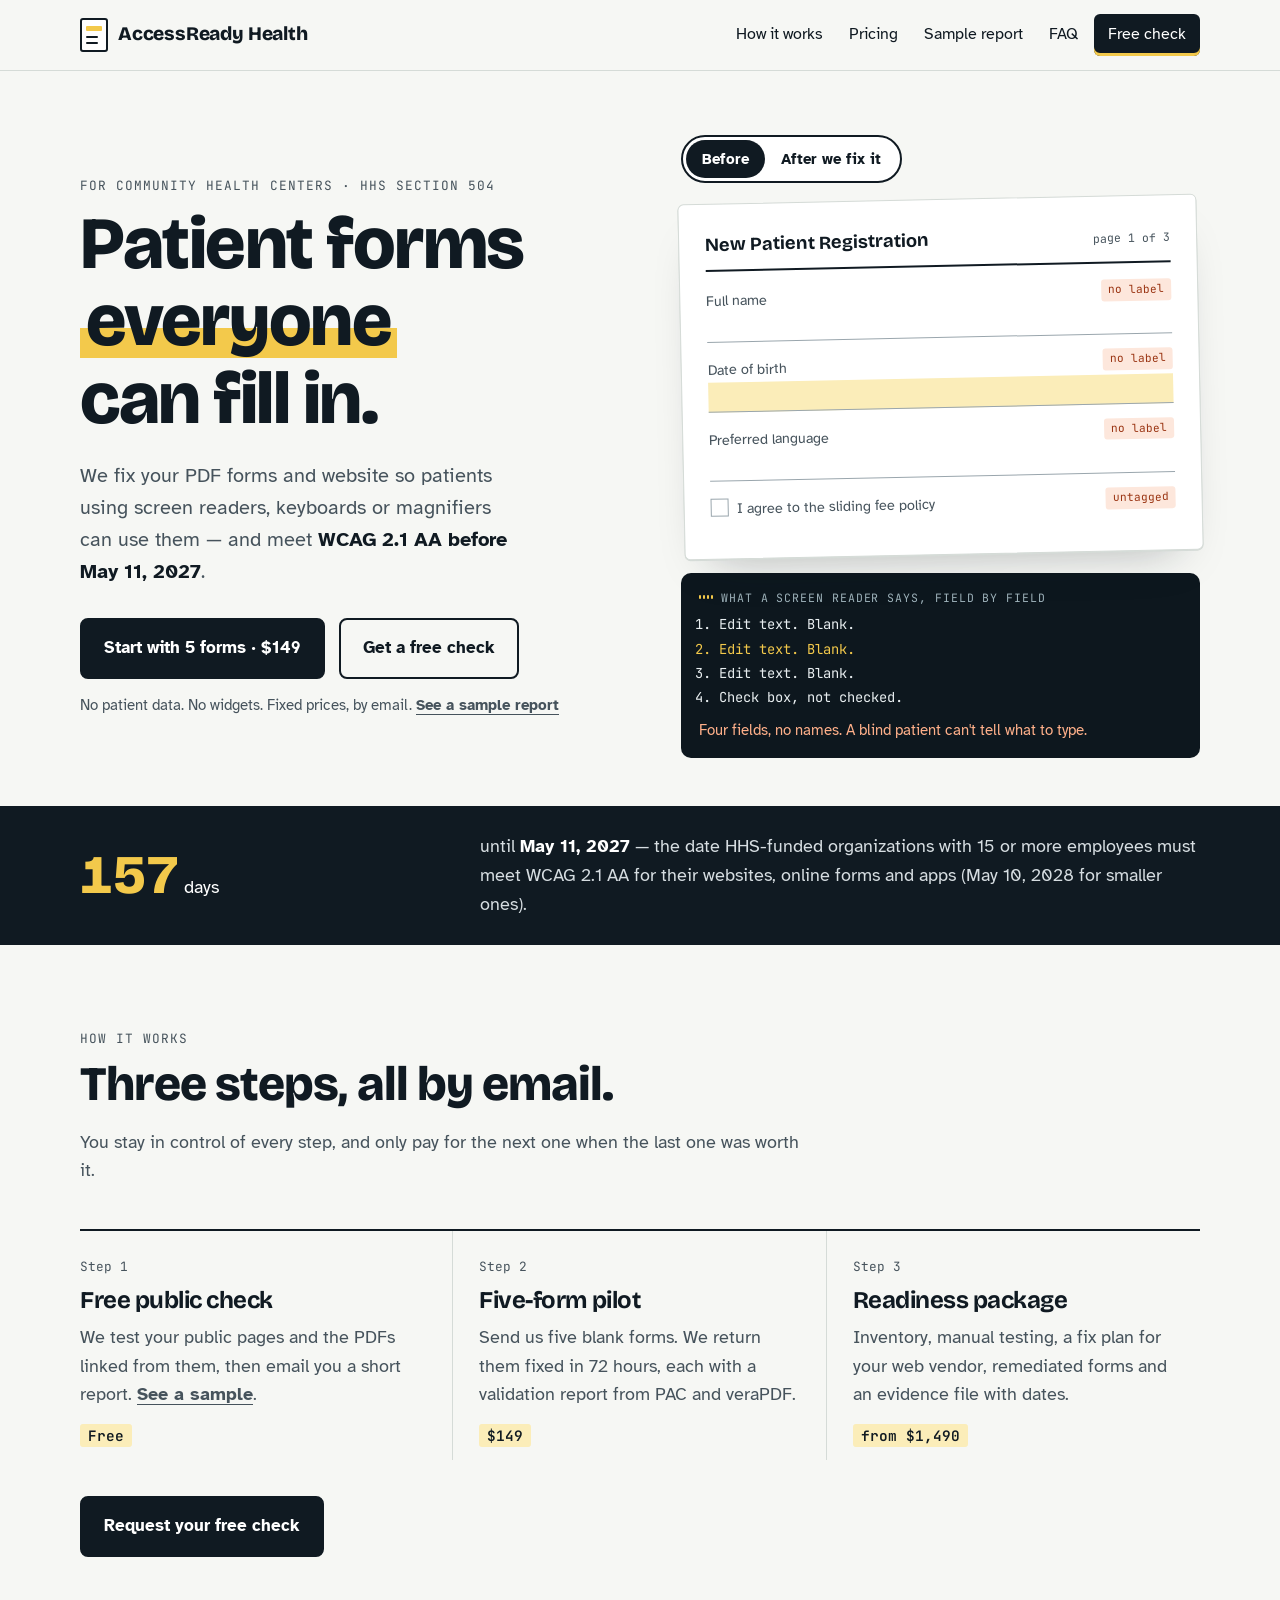
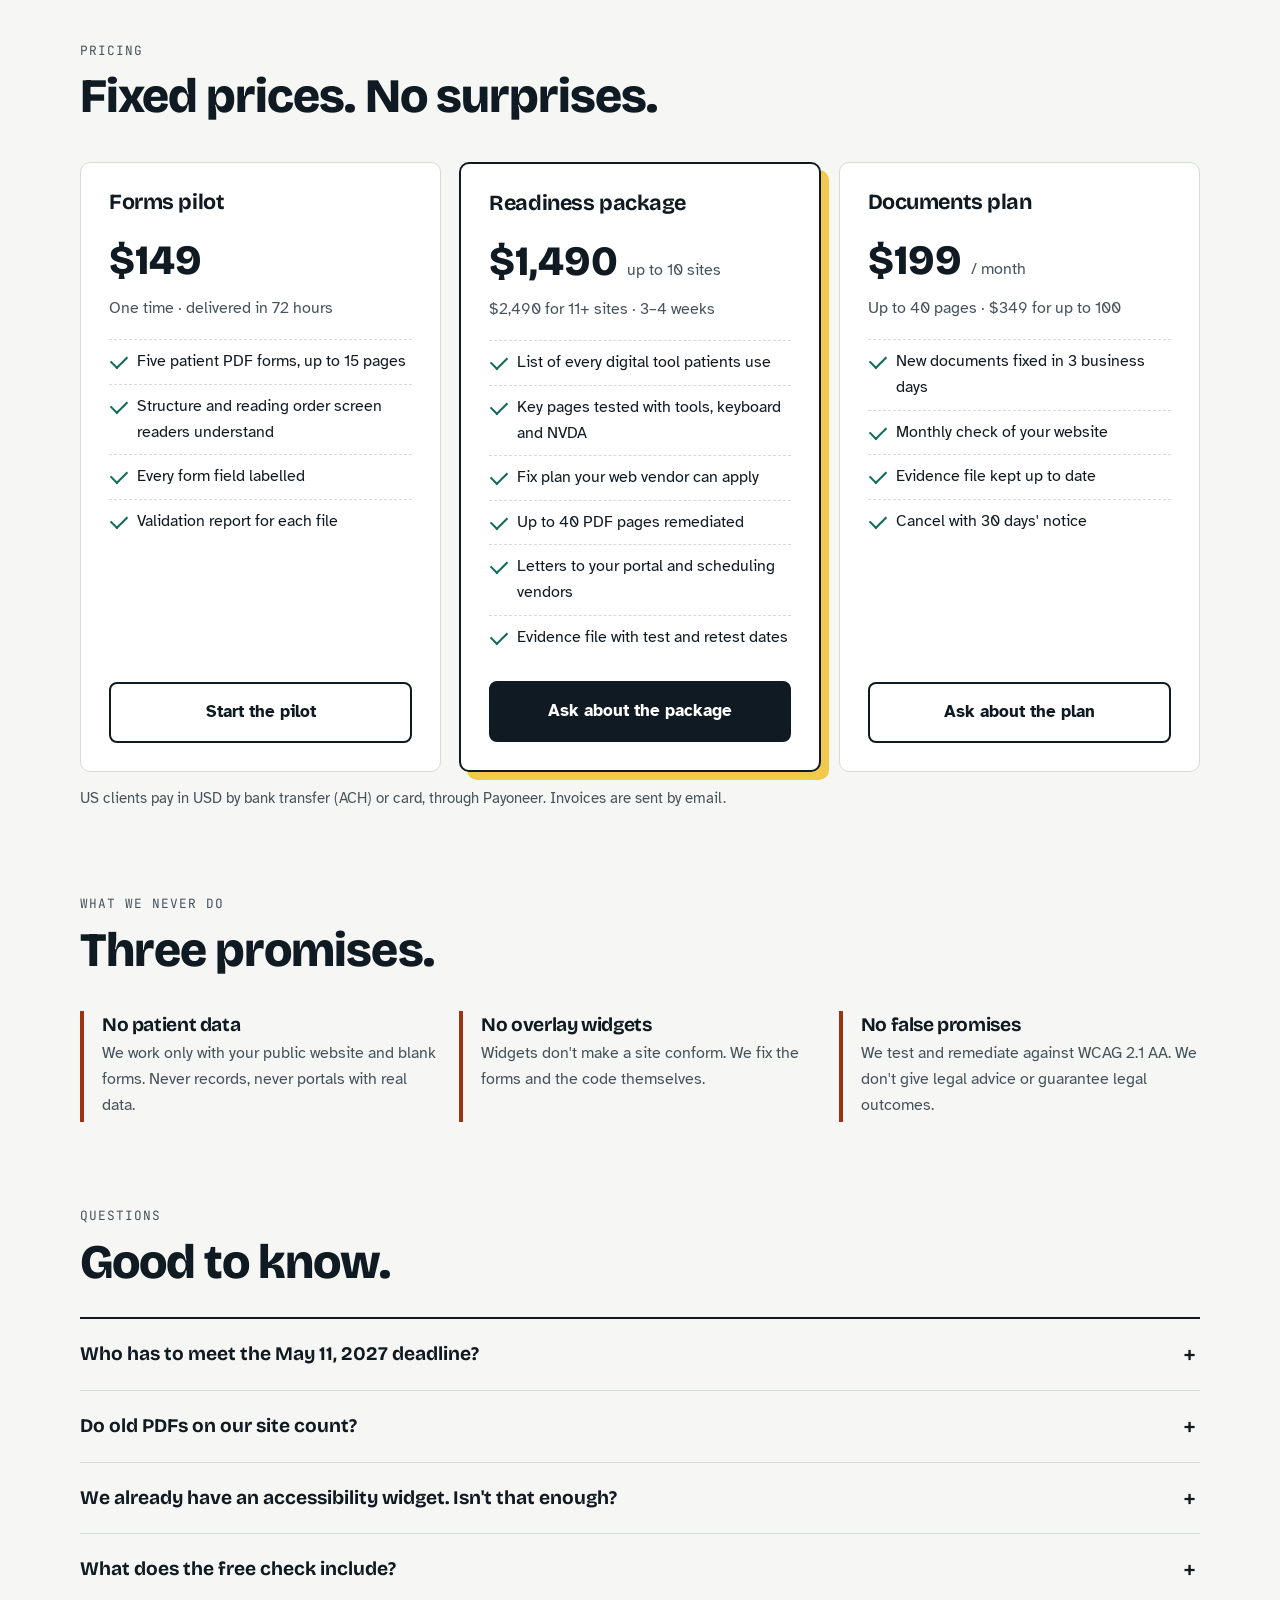
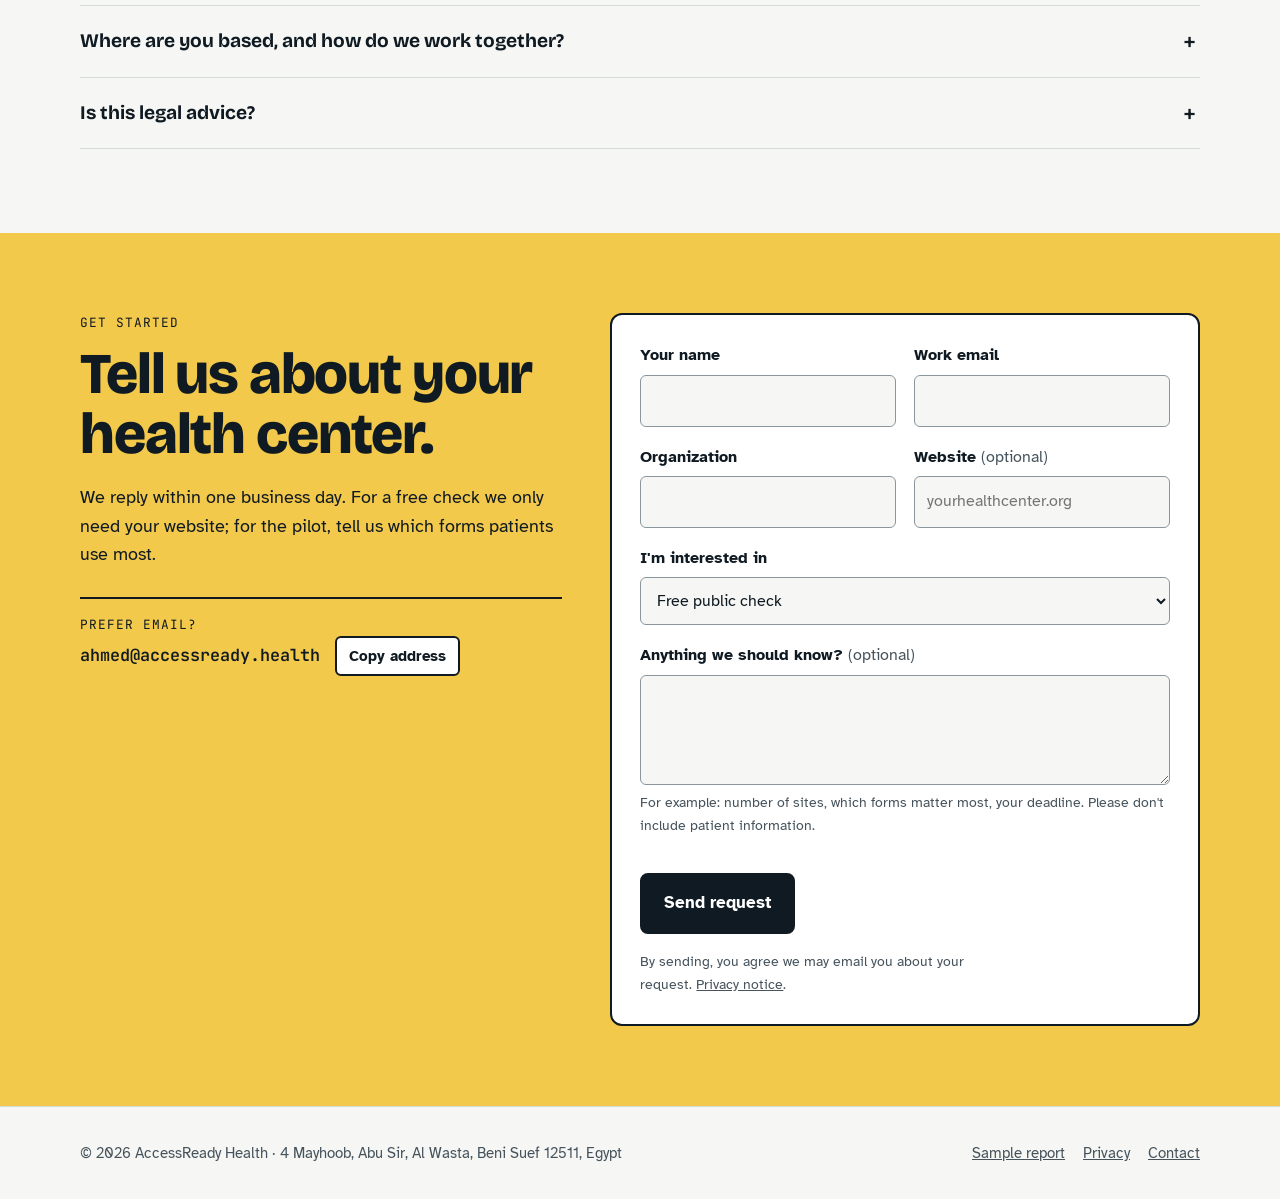
<file: index.html>
<!doctype html>
<html lang="en">
<head>
<meta charset="utf-8">
<meta name="viewport" content="width=device-width, initial-scale=1">
<title>AccessReady Health — Accessible patient forms for health centers</title>
<meta name="description" content="We make community health centers' PDF forms and websites meet WCAG 2.1 AA before the HHS Section 504 deadline of May 11, 2027. Start with five forms for $149.">
<link rel="icon" href="favicon.svg" type="image/svg+xml">
<link rel="preconnect" href="https://fonts.googleapis.com">
<link rel="preconnect" href="https://fonts.gstatic.com" crossorigin>
<link rel="stylesheet" href="https://fonts.googleapis.com/css2?family=Atkinson+Hyperlegible:ital,wght@0,400;0,700;1,400&family=Bricolage+Grotesque:opsz,wght@12..96,500;12..96,700;12..96,800&family=JetBrains+Mono:wght@400;600&display=swap">
<link rel="stylesheet" href="styles.css">
</head>
<body>
<a class="skip" href="#main">Skip to main content</a>

<header class="top">
  <div class="wrap">
    <a class="brand" href="#top" aria-label="AccessReady Health, back to top"><span class="brand-mark" aria-hidden="true"></span>AccessReady Health</a>
    <nav class="top-nav" aria-label="Main">
      <ul>
        <li><a href="#how">How it works</a></li>
        <li><a href="#pricing">Pricing</a></li>
        <li><a href="sample-report.html">Sample report</a></li>
        <li><a href="#faq">FAQ</a></li>
        <li><a class="nav-cta" href="#start" data-plan="check">Free check</a></li>
      </ul>
    </nav>
  </div>
</header>

<main id="main">
  <section class="hero" id="top">
    <div class="wrap">
      <div>
        <p class="eyebrow">For community health centers · HHS Section 504</p>
        <h1>Patient forms <span class="hl">everyone</span> can fill in.</h1>
        <p class="lede">We fix your PDF forms and website so patients using screen readers, keyboards or magnifiers can use them — and meet <strong>WCAG 2.1 AA before May 11, 2027</strong>.</p>
        <div class="cta-row">
          <a class="btn btn-primary" href="#start" data-plan="pilot">Start with 5 forms · $149</a>
          <a class="btn btn-ghost" href="#start" data-plan="check">Get a free check</a>
        </div>
        <p class="small-note">No patient data. No widgets. Fixed prices, by email. <a class="text-link" href="sample-report.html">See a sample report</a></p>
      </div>

      <div>
        <div class="demo" id="demo" data-state="before">
          <div class="toggle" role="group" aria-label="Show the form before or after we fix it">
            <button type="button" data-set="before" aria-pressed="true">Before</button>
            <button type="button" data-set="after" aria-pressed="false">After we fix it</button>
          </div>
          <div class="sheet" aria-hidden="true">
            <div class="sheet-head"><b>New Patient Registration</b><span>page 1 of 3</span></div>
            <div class="field"><div class="label">Full name</div><div class="line"></div><span class="tag" data-before="no label" data-after="&lt;Form&gt; Full name, required">no label</span></div>
            <div class="field"><div class="label">Date of birth</div><div class="line"></div><span class="tag" data-before="no label" data-after="&lt;Form&gt; MM/DD/YYYY">no label</span></div>
            <div class="field"><div class="label">Preferred language</div><div class="line"></div><span class="tag" data-before="no label" data-after="&lt;Form&gt; Preferred language">no label</span></div>
            <div class="field"><div class="label"><span class="box"></span>I agree to the sliding fee policy</div><span class="tag" data-before="untagged" data-after="&lt;Form&gt; checkbox">untagged</span></div>
          </div>
          <div class="voice">
            <div class="who"><span class="wave" aria-hidden="true"><i></i><i></i><i></i><i></i></span>What a screen reader says, field by field</div>
            <ol id="voice-list"></ol>
            <p class="verdict" id="verdict" aria-live="polite"></p>
          </div>
        </div>
      </div>
    </div>
  </section>

  <div class="band" role="region" aria-label="Deadline">
    <div class="wrap">
      <div><span class="days" id="days">192</span> <span>days</span></div>
      <p>until <strong>May 11, 2027</strong> — the date HHS-funded organizations with 15 or more employees must meet WCAG 2.1 AA for their websites, online forms and apps (May 10, 2028 for smaller ones).</p>
    </div>
  </div>

  <section class="block" id="how" aria-labelledby="how-title">
    <div class="wrap">
      <p class="eyebrow">How it works</p>
      <h2 id="how-title">Three steps, all by email.</h2>
      <p class="intro">You stay in control of every step, and only pay for the next one when the last one was worth it.</p>
      <div class="steps">
        <div class="step">
          <p class="n">Step 1</p>
          <h3>Free public check</h3>
          <p>We test your public pages and the PDFs linked from them, then email you a short report. <a class="text-link" href="sample-report.html">See a sample</a>.</p>
          <span class="price">Free</span>
        </div>
        <div class="step">
          <p class="n">Step 2</p>
          <h3>Five-form pilot</h3>
          <p>Send us five blank forms. We return them fixed in 72 hours, each with a validation report from PAC and veraPDF.</p>
          <span class="price">$149</span>
        </div>
        <div class="step">
          <p class="n">Step 3</p>
          <h3>Readiness package</h3>
          <p>Inventory, manual testing, a fix plan for your web vendor, remediated forms and an evidence file with dates.</p>
          <span class="price">from $1,490</span>
        </div>
      </div>
      <div class="cta-row" style="margin-top:36px">
        <a class="btn btn-primary" href="#start" data-plan="check">Request your free check</a>
      </div>
    </div>
  </section>

  <section class="block tight" id="pricing" aria-labelledby="pricing-title">
    <div class="wrap">
      <p class="eyebrow">Pricing</p>
      <h2 id="pricing-title">Fixed prices. No surprises.</h2>
      <div class="plans">
        <div class="plan">
          <h3>Forms pilot</h3>
          <p class="amount">$149</p>
          <p class="for">One time · delivered in 72 hours</p>
          <ul>
            <li>Five patient PDF forms, up to 15 pages</li>
            <li>Structure and reading order screen readers understand</li>
            <li>Every form field labelled</li>
            <li>Validation report for each file</li>
          </ul>
          <a class="btn btn-ghost" href="#start" data-plan="pilot">Start the pilot</a>
        </div>
        <div class="plan featured">
          <h3>Readiness package</h3>
          <p class="amount">$1,490 <small>up to 10 sites</small></p>
          <p class="for">$2,490 for 11+ sites · 3–4 weeks</p>
          <ul>
            <li>List of every digital tool patients use</li>
            <li>Key pages tested with tools, keyboard and NVDA</li>
            <li>Fix plan your web vendor can apply</li>
            <li>Up to 40 PDF pages remediated</li>
            <li>Letters to your portal and scheduling vendors</li>
            <li>Evidence file with test and retest dates</li>
          </ul>
          <a class="btn btn-primary" href="#start" data-plan="package">Ask about the package</a>
        </div>
        <div class="plan">
          <h3>Documents plan</h3>
          <p class="amount">$199 <small>/ month</small></p>
          <p class="for">Up to 40 pages · $349 for up to 100</p>
          <ul>
            <li>New documents fixed in 3 business days</li>
            <li>Monthly check of your website</li>
            <li>Evidence file kept up to date</li>
            <li>Cancel with 30 days' notice</li>
          </ul>
          <a class="btn btn-ghost" href="#start" data-plan="plan">Ask about the plan</a>
        </div>
      </div>
      <p class="small-note">US clients pay in USD by bank transfer (ACH) or card, through Payoneer. Invoices are sent by email.</p>
    </div>
  </section>

  <section class="block tight" aria-labelledby="never-title">
    <div class="wrap">
      <p class="eyebrow">What we never do</p>
      <h2 id="never-title">Three promises.</h2>
      <div class="never">
        <div><h3>No patient data</h3><p>We work only with your public website and blank forms. Never records, never portals with real data.</p></div>
        <div><h3>No overlay widgets</h3><p>Widgets don't make a site conform. We fix the forms and the code themselves.</p></div>
        <div><h3>No false promises</h3><p>We test and remediate against WCAG 2.1 AA. We don't give legal advice or guarantee legal outcomes.</p></div>
      </div>
    </div>
  </section>

  <section class="block tight" id="faq" aria-labelledby="faq-title">
    <div class="wrap">
      <p class="eyebrow">Questions</p>
      <h2 id="faq-title">Good to know.</h2>
      <div class="faq">
        <details><summary>Who has to meet the May 11, 2027 deadline?</summary><p>Under HHS's 2024 Section 504 rule, organizations that receive HHS funding — including community health centers — must make their web content and mobile apps conform to WCAG 2.1 AA. An interim final rule in May 2026 moved the date to May 11, 2027 for organizations with 15 or more employees, and May 10, 2028 for smaller ones.</p></details>
        <details><summary>Do old PDFs on our site count?</summary><p>The rule has an exception for documents posted before the deadline, but not for documents people still use to get your services — such as registration, consent and sliding fee forms. Those are usually the first ones to fix.</p></details>
        <details><summary>We already have an accessibility widget. Isn't that enough?</summary><p>No. Overlay widgets don't fix the underlying code or your PDFs. In 2025 the FTC ordered one widget company to pay $1 million and stop claiming its tool makes websites compliant.</p></details>
        <details><summary>What does the free check include?</summary><p>An automated test of your homepage and key patient pages against WCAG 2.1 A and AA rules, a check of the PDFs linked from them, and a short report in plain language. Automated tools find only part of the issues, so the report also says what still needs manual testing.</p></details>
        <details><summary>Where are you based, and how do we work together?</summary><p>We're a small specialist team based in Egypt, working remotely with US health centers. Everything happens by email, so every decision is documented for your compliance file.</p></details>
        <details><summary>Is this legal advice?</summary><p>No. We provide technical testing and remediation against WCAG 2.1 AA. Please ask your counsel about legal questions.</p></details>
      </div>
    </div>
  </section>

  <section class="contact" id="start" aria-labelledby="start-title">
    <div class="wrap">
      <div>
        <p class="eyebrow">Get started</p>
        <h2 id="start-title">Tell us about your health center.</h2>
        <p>We reply within one business day. For a free check we only need your website; for the pilot, tell us which forms patients use most.</p>
        <div class="direct">
          <p class="eyebrow">Prefer email?</p>
          <span class="addr" id="addr">ahmed@accessready.health</span>
          <button type="button" class="copy" id="copy">Copy address</button>
          <p class="small-note" id="copy-status" aria-live="polite" style="color:var(--ink)"></p>
        </div>
      </div>

      <form class="request" id="request" action="https://api.web3forms.com/submit" method="POST" novalidate>
        <input type="hidden" name="access_key" value="3f9f71ca-582a-47d9-aefe-b6b843a436a3">
        <input type="hidden" name="subject" value="New request from accessready.health">
        <input type="hidden" name="from_name" value="AccessReady Health website">
        <input type="hidden" name="redirect" value="https://accessready.health/thanks.html">
        <div class="hp" aria-hidden="true"><label>Leave this empty <input type="checkbox" name="botcheck" tabindex="-1"></label></div>

        <div class="f">
          <label for="f-name">Your name</label>
          <input id="f-name" name="name" type="text" autocomplete="name" required>
        </div>
        <div class="f">
          <label for="f-email">Work email</label>
          <input id="f-email" name="email" type="email" autocomplete="email" required>
        </div>
        <div class="f">
          <label for="f-org">Organization</label>
          <input id="f-org" name="organization" type="text" autocomplete="organization" required>
        </div>
        <div class="f">
          <label for="f-site">Website <span class="opt">(optional)</span></label>
          <input id="f-site" name="website" type="text" inputmode="url" autocomplete="url" placeholder="yourhealthcenter.org">
        </div>
        <div class="f full">
          <label for="f-need">I'm interested in</label>
          <select id="f-need" name="interested_in">
            <option value="Free public check">Free public check</option>
            <option value="Five-form pilot ($149)">Five-form pilot ($149)</option>
            <option value="Readiness package">Readiness package ($1,490 / $2,490)</option>
            <option value="Documents plan">Documents plan ($199 / $349 a month)</option>
            <option value="Something else">Something else</option>
          </select>
        </div>
        <div class="f full">
          <label for="f-msg">Anything we should know? <span class="opt">(optional)</span></label>
          <textarea id="f-msg" name="message" aria-describedby="f-msg-hint"></textarea>
          <span class="hint" id="f-msg-hint">For example: number of sites, which forms matter most, your deadline. Please don't include patient information.</span>
        </div>
        <p class="status" id="form-status" role="status" aria-live="polite"></p>
        <div class="form-foot">
          <button class="btn btn-primary" type="submit" id="send">Send request</button>
          <p>By sending, you agree we may email you about your request. <a href="privacy.html">Privacy notice</a>.</p>
        </div>
      </form>
    </div>
  </section>
</main>

<footer class="site">
  <div class="wrap">
    <span>© 2026 AccessReady Health · 4 Mayhoob, Abu Sir, Al Wasta, Beni Suef 12511, Egypt</span>
    <nav aria-label="Footer">
      <a href="sample-report.html">Sample report</a>
      <a href="privacy.html">Privacy</a>
      <a href="#start">Contact</a>
    </nav>
  </div>
</footer>

<script>
  (function () {
    // Before/after demo: what a screen reader announces on an untagged vs. a remediated form.
    var lines = {
      before: ["Edit text. Blank.", "Edit text. Blank.", "Edit text. Blank.", "Check box, not checked."],
      after: ["Full name, required, edit text.", "Date of birth, MM slash DD slash YYYY, edit text.", "Preferred language, edit text.", "I agree to the sliding fee policy, check box, not checked."]
    };
    var verdicts = {
      before: "Four fields, no names. A blind patient can't tell what to type.",
      after: "Every field announces what it is. The patient can finish alone."
    };
    var demo = document.getElementById("demo");
    var list = document.getElementById("voice-list");
    var verdict = document.getElementById("verdict");
    var fields = demo.querySelectorAll(".field");
    var step = 0;
    function render(state) {
      demo.setAttribute("data-state", state);
      demo.querySelectorAll(".toggle button").forEach(function (b) { b.setAttribute("aria-pressed", String(b.dataset.set === state)); });
      demo.querySelectorAll(".tag").forEach(function (t) { t.textContent = t.getAttribute("data-" + state); });
      list.innerHTML = lines[state].map(function (l) { return "<li>" + l + "</li>"; }).join("");
      verdict.textContent = verdicts[state];
      step = 0;
    }
    function tick() {
      fields.forEach(function (f, i) { f.classList.toggle("focus", i === step); });
      list.querySelectorAll("li").forEach(function (li, i) { li.classList.toggle("now", i === step); });
      step = (step + 1) % fields.length;
    }
    demo.querySelectorAll(".toggle button").forEach(function (b) {
      b.addEventListener("click", function () { render(b.dataset.set); tick(); });
    });
    render("before");
    tick();
    if (!window.matchMedia("(prefers-reduced-motion: reduce)").matches) setInterval(tick, 1800);

    // Countdown to the HHS deadline.
    var days = Math.max(0, Math.ceil((Date.UTC(2027, 4, 11) - Date.now()) / 86400000));
    document.getElementById("days").textContent = days;

    // Any "Start"/"Ask about" button pre-selects the matching service in the form.
    var need = document.getElementById("f-need");
    var planValues = { check: "Free public check", pilot: "Five-form pilot ($149)", package: "Readiness package", plan: "Documents plan" };
    document.querySelectorAll("[data-plan]").forEach(function (a) {
      a.addEventListener("click", function () {
        need.value = planValues[a.dataset.plan];
        setTimeout(function () { document.getElementById("f-name").focus({ preventScroll: true }); }, 450);
      });
    });

    // Highlight the section in the menu while scrolling.
    var navLinks = document.querySelectorAll('nav.top-nav a[href^="#"]');
    if ("IntersectionObserver" in window) {
      var io = new IntersectionObserver(function (entries) {
        entries.forEach(function (e) {
          if (!e.isIntersecting) return;
          navLinks.forEach(function (l) {
            if (l.getAttribute("href") === "#" + e.target.id) l.setAttribute("aria-current", "true");
            else l.removeAttribute("aria-current");
          });
        });
      }, { rootMargin: "-45% 0px -50% 0px" });
      ["how", "pricing", "faq", "start"].forEach(function (id) { io.observe(document.getElementById(id)); });
    }

    // Copy the email address.
    document.getElementById("copy").addEventListener("click", function () {
      var status = document.getElementById("copy-status");
      var text = "ahmed@accessready.health";
      function ok() { status.textContent = "Copied. Paste it into your email app."; }
      if (navigator.clipboard && window.isSecureContext) {
        navigator.clipboard.writeText(text).then(ok, function () { status.textContent = "Select the address above and copy it."; });
      } else {
        var range = document.createRange(); range.selectNodeContents(document.getElementById("addr"));
        var sel = window.getSelection(); sel.removeAllRanges(); sel.addRange(range);
        status.textContent = "Address selected. Press Ctrl+C (or Cmd+C) to copy.";
      }
    });

    // Send the form without leaving the page; plain POST still works without JavaScript.
    var form = document.getElementById("request");
    var statusEl = document.getElementById("form-status");
    var send = document.getElementById("send");
    form.addEventListener("submit", function (ev) {
      ev.preventDefault();
      statusEl.className = "status";
      var invalid = Array.prototype.find.call(form.querySelectorAll("[required]"), function (el) { return !el.checkValidity(); });
      if (invalid) {
        var label = form.querySelector('label[for="' + invalid.id + '"]').textContent.trim();
        statusEl.className = "status err";
        statusEl.textContent = invalid.type === "email" && invalid.value ? "Please enter a valid email address." : "Please fill in: " + label + ".";
        invalid.setAttribute("aria-invalid", "true");
        invalid.focus();
        return;
      }
      form.querySelectorAll("[aria-invalid]").forEach(function (el) { el.removeAttribute("aria-invalid"); });
      send.disabled = true;
      statusEl.textContent = "Sending…";
      fetch(form.action, { method: "POST", body: new FormData(form), headers: { Accept: "application/json" } })
        .then(function (r) { return r.json(); })
        .then(function (data) {
          if (!data.success) throw new Error(data.message || "failed");
          window.location.href = "thanks.html";
        })
        .catch(function () {
          send.disabled = false;
          statusEl.className = "status err";
          statusEl.textContent = "Sorry, your request could not be sent. Please email ahmed@accessready.health instead.";
        });
    });
  })();
</script>
</body>
</html>
</file>
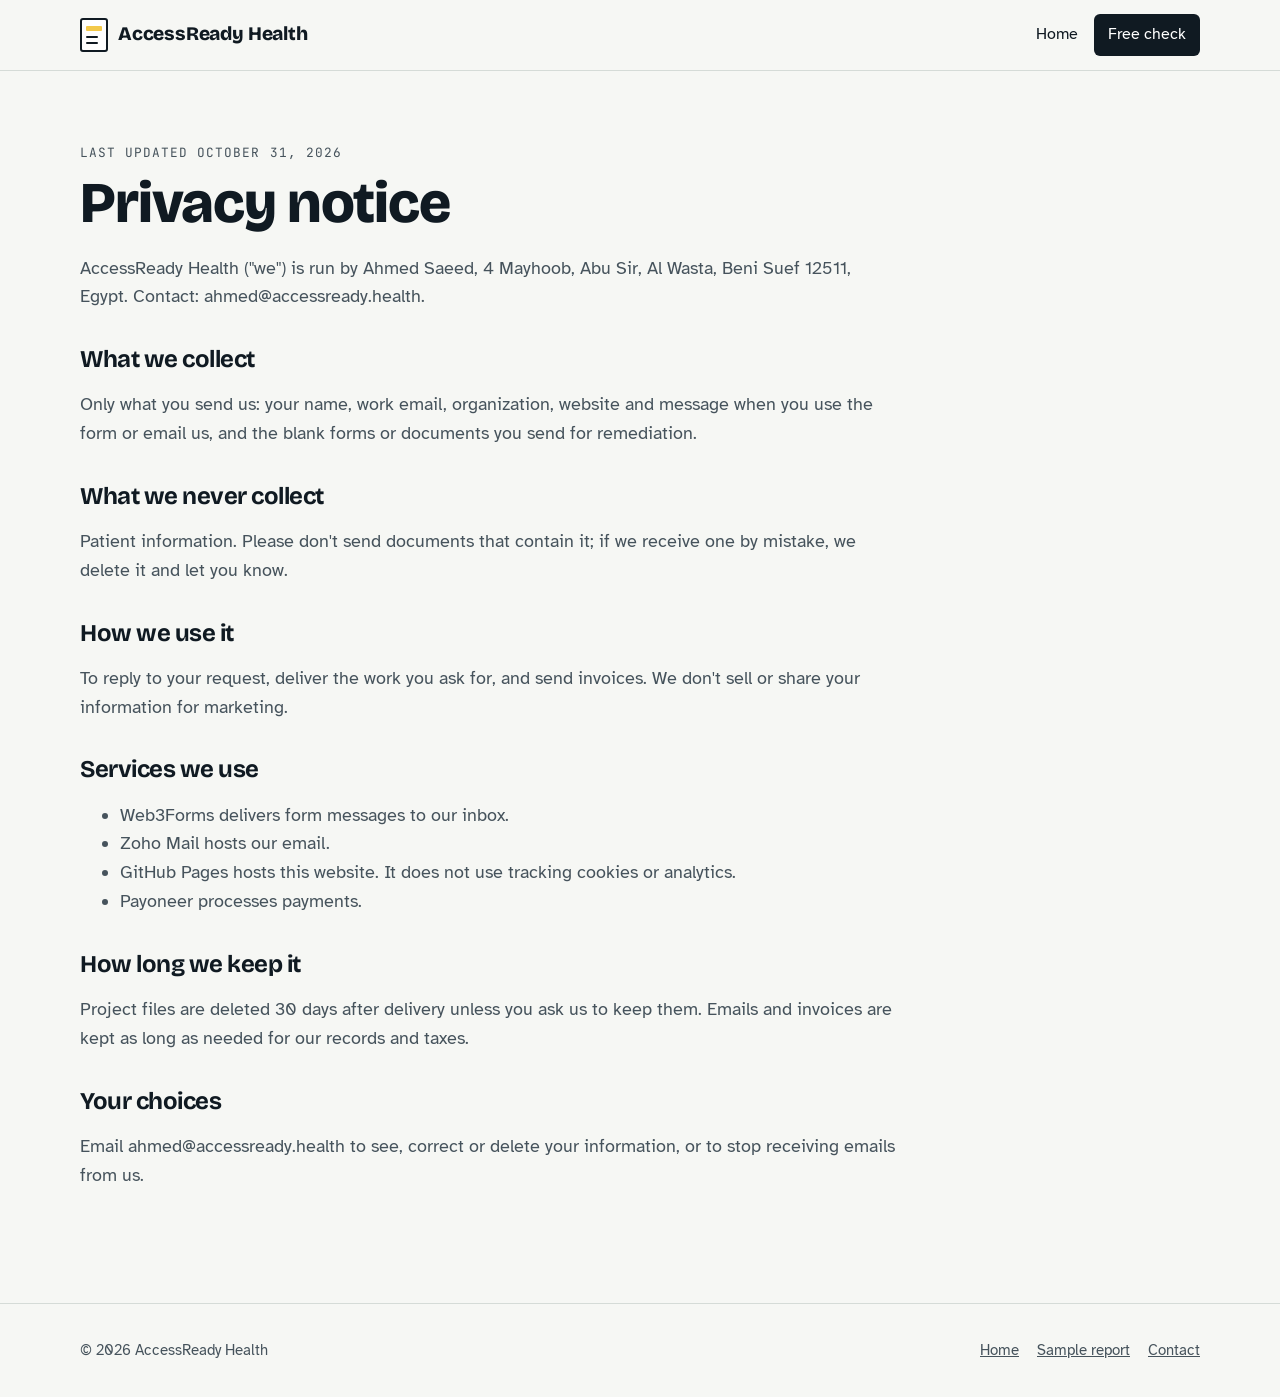
<file: privacy.html>
<!doctype html>
<html lang="en">
<head>
<meta charset="utf-8">
<meta name="viewport" content="width=device-width, initial-scale=1">
<title>Privacy notice — AccessReady Health</title>
<link rel="icon" href="favicon.svg" type="image/svg+xml">
<link rel="preconnect" href="https://fonts.googleapis.com">
<link rel="preconnect" href="https://fonts.gstatic.com" crossorigin>
<link rel="stylesheet" href="https://fonts.googleapis.com/css2?family=Atkinson+Hyperlegible:ital,wght@0,400;0,700;1,400&family=Bricolage+Grotesque:opsz,wght@12..96,500;12..96,700;12..96,800&family=JetBrains+Mono:wght@400;600&display=swap">
<link rel="stylesheet" href="styles.css">
</head>
<body>
<a class="skip" href="#main">Skip to main content</a>
<header class="top">
  <div class="wrap">
    <a class="brand" href="index.html"><span class="brand-mark" aria-hidden="true"></span>AccessReady Health</a>
    <nav class="top-nav" aria-label="Main"><ul><li><a href="index.html">Home</a></li><li><a class="nav-cta" href="index.html#start">Free check</a></li></ul></nav>
  </div>
</header>
<main id="main" class="page">
  <div class="wrap">
    <p class="eyebrow">Last updated October 31, 2026</p>
    <h1>Privacy notice</h1>
    <p>AccessReady Health ("we") is run by Ahmed Saeed, 4 Mayhoob, Abu Sir, Al Wasta, Beni Suef 12511, Egypt. Contact: ahmed@accessready.health.</p>

    <h2>What we collect</h2>
    <p>Only what you send us: your name, work email, organization, website and message when you use the form or email us, and the blank forms or documents you send for remediation.</p>

    <h2>What we never collect</h2>
    <p>Patient information. Please don't send documents that contain it; if we receive one by mistake, we delete it and let you know.</p>

    <h2>How we use it</h2>
    <p>To reply to your request, deliver the work you ask for, and send invoices. We don't sell or share your information for marketing.</p>

    <h2>Services we use</h2>
    <ul>
      <li>Web3Forms delivers form messages to our inbox.</li>
      <li>Zoho Mail hosts our email.</li>
      <li>GitHub Pages hosts this website. It does not use tracking cookies or analytics.</li>
      <li>Payoneer processes payments.</li>
    </ul>

    <h2>How long we keep it</h2>
    <p>Project files are deleted 30 days after delivery unless you ask us to keep them. Emails and invoices are kept as long as needed for our records and taxes.</p>

    <h2>Your choices</h2>
    <p>Email ahmed@accessready.health to see, correct or delete your information, or to stop receiving emails from us.</p>
  </div>
</main>
<footer class="site">
  <div class="wrap">
    <span>© 2026 AccessReady Health</span>
    <nav aria-label="Footer"><a href="index.html">Home</a><a href="sample-report.html">Sample report</a><a href="index.html#start">Contact</a></nav>
  </div>
</footer>
</body>
</html>
</file>
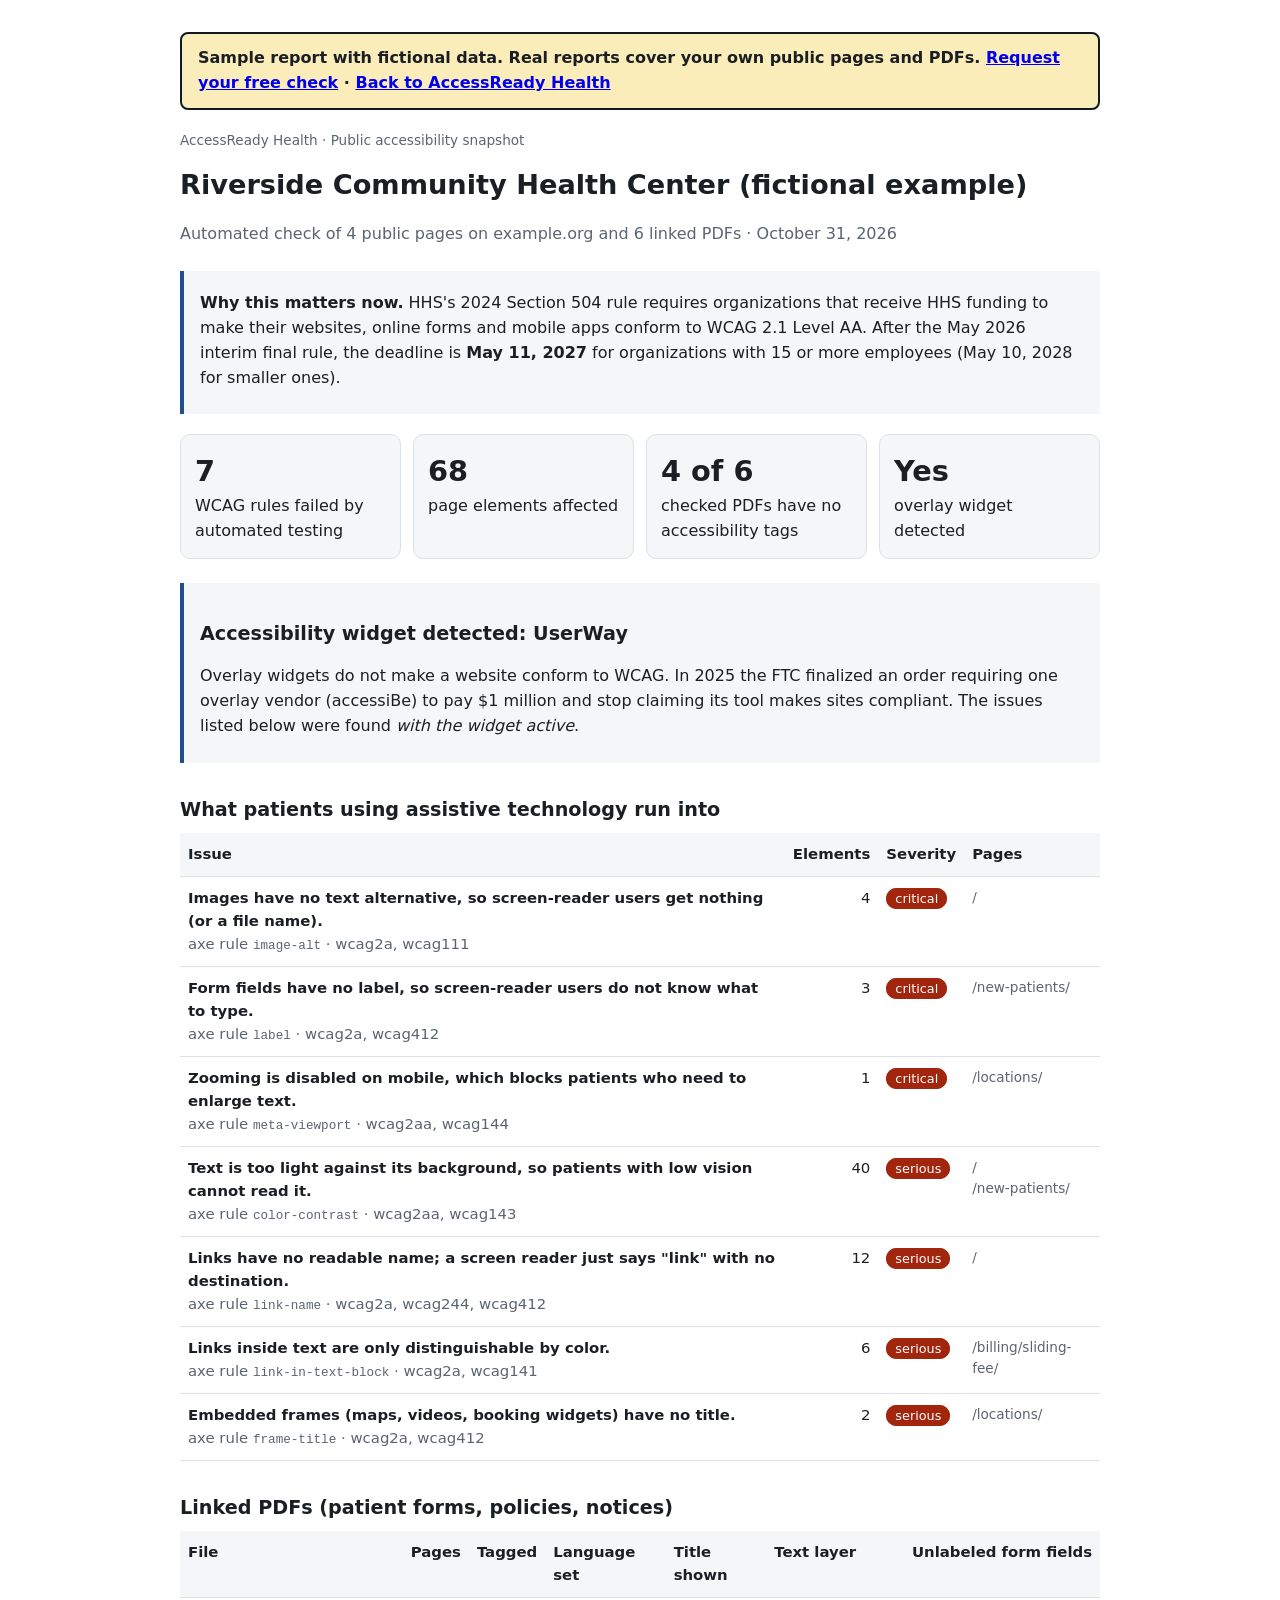
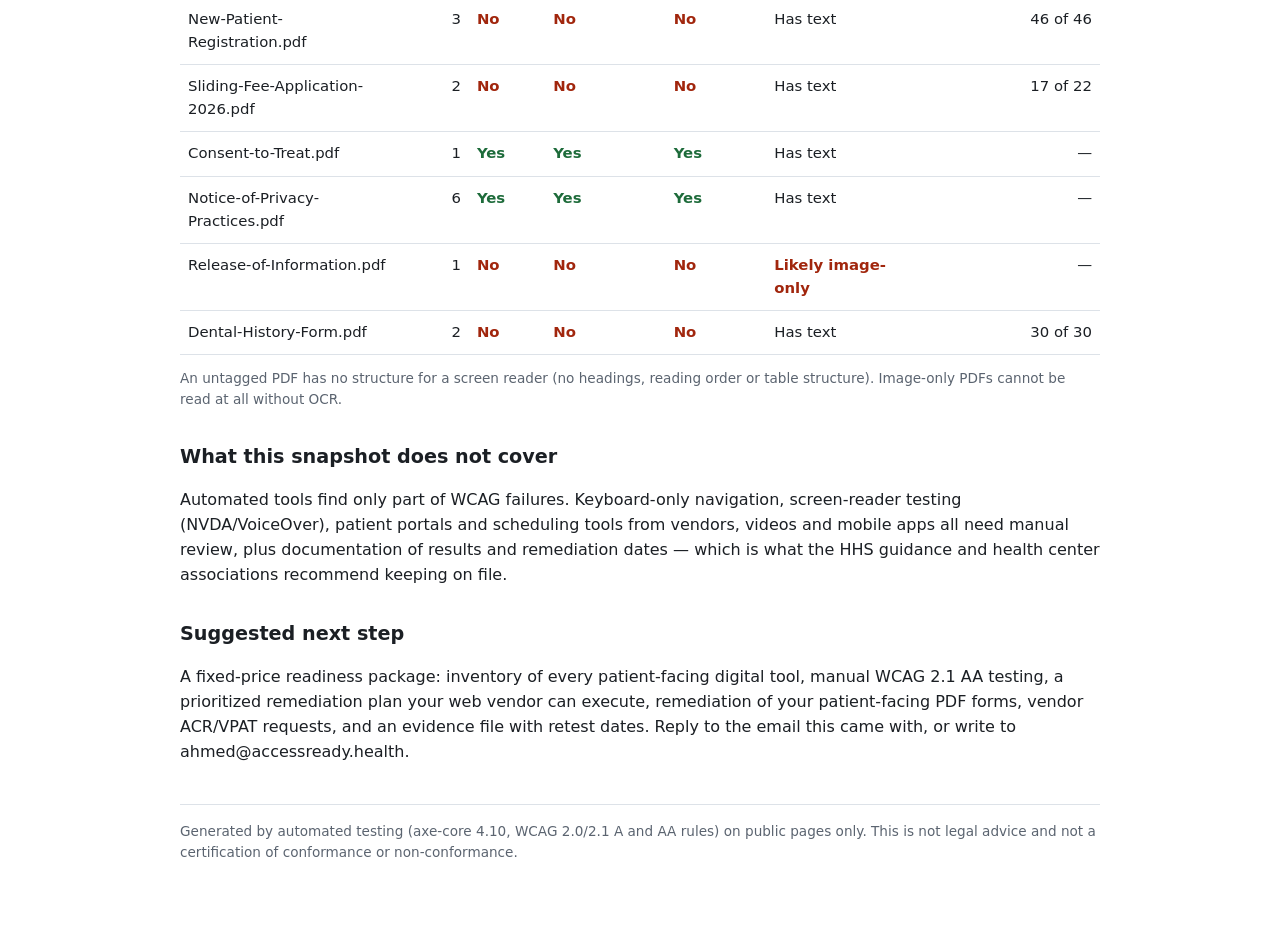
<file: sample-report.html>
<!doctype html>
<html lang="en">
<head>
<meta charset="utf-8">
<meta name="viewport" content="width=device-width, initial-scale=1">
<meta name="robots" content="noindex">
<link rel="icon" href="favicon.svg" type="image/svg+xml">
<title>Accessibility snapshot – Riverside Community Health Center (fictional example)</title>
<style>
  :root { --ink:#1b1f24; --muted:#5b6470; --line:#dde2e8; --bg:#ffffff; --soft:#f4f6f8; --bad:#a1260d; --ok:#1d6b3a; --accent:#1f4f8f; }
  * { box-sizing: border-box; }
  body { margin:0; font:16px/1.55 system-ui, -apple-system, "Segoe UI", Roboto, sans-serif; color:var(--ink); background:var(--bg); }
  main { max-width: 960px; margin: 0 auto; padding: 32px 20px 64px; }
  h1 { font-size: 1.7rem; margin: 0 0 4px; } h2 { font-size: 1.2rem; margin: 32px 0 8px; }
  .muted { color: var(--muted); } .small { font-size: .85rem; }
  .tiles { display:grid; grid-template-columns: repeat(auto-fit, minmax(180px, 1fr)); gap:12px; margin: 20px 0; }
  .tile { background:var(--soft); border:1px solid var(--line); border-radius:10px; padding:14px; }
  .tile b { display:block; font-size:1.8rem; }
  table { width:100%; border-collapse: collapse; font-size: .93rem; }
  th, td { text-align:left; vertical-align:top; padding:10px 8px; border-bottom:1px solid var(--line); }
  th { background: var(--soft); font-weight:600; }
  .num { text-align:right; white-space:nowrap; }
  .impact { font-size:.8rem; padding:2px 8px; border-radius:99px; background:var(--soft); border:1px solid var(--line); }
  .impact.critical, .impact.serious { color:#fff; background:var(--bad); border-color:var(--bad); }
  .bad { color: var(--bad); font-weight:600; } .ok { color: var(--ok); font-weight:600; }
  .callout { border-left: 4px solid var(--accent); background: var(--soft); padding: 4px 16px 8px; margin-top: 24px; }
  code { font-size: .85em; }
  .table-wrap { overflow-x:auto; }
  footer { margin-top: 40px; font-size:.85rem; color: var(--muted); border-top:1px solid var(--line); padding-top:16px; }
</style>
</head>
<body>
<main>
  <p style="background:#fbedb9;border:2px solid #101a22;border-radius:8px;padding:12px 16px;margin:0 0 20px;font-weight:600">
  Sample report with fictional data. Real reports cover your own public pages and PDFs.
  <a href="index.html#start">Request your free check</a> · <a href="index.html">Back to AccessReady Health</a></p>
  <p class="muted small">AccessReady Health · Public accessibility snapshot</p>
  <h1>Riverside Community Health Center (fictional example)</h1>
  <p class="muted">Automated check of 4 public pages on example.org and 6 linked PDFs · October 31, 2026</p>

  <section class="callout">
    <p><strong>Why this matters now.</strong> HHS's 2024 Section 504 rule requires organizations that receive HHS funding to make their websites, online forms and mobile apps conform to WCAG 2.1 Level AA. After the May 2026 interim final rule, the deadline is <strong>May 11, 2027</strong> for organizations with 15 or more employees (May 10, 2028 for smaller ones).</p>
  </section>

  <div class="tiles">
    <div class="tile"><b>7</b>WCAG rules failed by automated testing</div>
    <div class="tile"><b>68</b>page elements affected</div>
    <div class="tile"><b>4 of 6</b>checked PDFs have no accessibility tags</div>
    <div class="tile"><b>Yes</b>overlay widget detected</div>
  </div>
  
    <section class="callout">
      <h2>Accessibility widget detected: UserWay</h2>
      <p>Overlay widgets do not make a website conform to WCAG. In 2025 the FTC finalized an order requiring one overlay vendor (accessiBe) to pay $1 million and stop claiming its tool makes sites compliant. The issues listed below were found <em>with the widget active</em>.</p>
    </section>

  <h2>What patients using assistive technology run into</h2>
  <div class="table-wrap" tabindex="0" role="region" aria-label="Issues found"><table>
    <thead><tr><th>Issue</th><th class="num">Elements</th><th>Severity</th><th>Pages</th></tr></thead>
    <tbody>
      <tr>
        <td><strong>Images have no text alternative, so screen-reader users get nothing (or a file name).</strong><div class="muted">axe rule <code>image-alt</code> · wcag2a, wcag111</div></td>
        <td class="num">4</td>
        <td><span class="impact critical">critical</span></td>
        <td class="muted small">/</td>
      </tr>
      <tr>
        <td><strong>Form fields have no label, so screen-reader users do not know what to type.</strong><div class="muted">axe rule <code>label</code> · wcag2a, wcag412</div></td>
        <td class="num">3</td>
        <td><span class="impact critical">critical</span></td>
        <td class="muted small">/new-patients/</td>
      </tr>
      <tr>
        <td><strong>Zooming is disabled on mobile, which blocks patients who need to enlarge text.</strong><div class="muted">axe rule <code>meta-viewport</code> · wcag2aa, wcag144</div></td>
        <td class="num">1</td>
        <td><span class="impact critical">critical</span></td>
        <td class="muted small">/locations/</td>
      </tr>
      <tr>
        <td><strong>Text is too light against its background, so patients with low vision cannot read it.</strong><div class="muted">axe rule <code>color-contrast</code> · wcag2aa, wcag143</div></td>
        <td class="num">40</td>
        <td><span class="impact serious">serious</span></td>
        <td class="muted small">/<br>/new-patients/</td>
      </tr>
      <tr>
        <td><strong>Links have no readable name; a screen reader just says &quot;link&quot; with no destination.</strong><div class="muted">axe rule <code>link-name</code> · wcag2a, wcag244, wcag412</div></td>
        <td class="num">12</td>
        <td><span class="impact serious">serious</span></td>
        <td class="muted small">/</td>
      </tr>
      <tr>
        <td><strong>Links inside text are only distinguishable by color.</strong><div class="muted">axe rule <code>link-in-text-block</code> · wcag2a, wcag141</div></td>
        <td class="num">6</td>
        <td><span class="impact serious">serious</span></td>
        <td class="muted small">/billing/sliding-fee/</td>
      </tr>
      <tr>
        <td><strong>Embedded frames (maps, videos, booking widgets) have no title.</strong><div class="muted">axe rule <code>frame-title</code> · wcag2a, wcag412</div></td>
        <td class="num">2</td>
        <td><span class="impact serious">serious</span></td>
        <td class="muted small">/locations/</td>
      </tr></tbody></table></div>

  <h2>Linked PDFs (patient forms, policies, notices)</h2>
  <div class="table-wrap" tabindex="0" role="region" aria-label="PDF results"><table>
    <thead><tr><th>File</th><th class="num">Pages</th><th>Tagged</th><th>Language set</th><th>Title shown</th><th>Text layer</th><th class="num">Unlabeled form fields</th></tr></thead>
    <tbody><tr>
        <td>New-Patient-Registration.pdf</td>
        <td class="num">3</td>
        <td><span class="bad">No</span></td>
        <td><span class="bad">No</span></td>
        <td><span class="bad">No</span></td>
        <td>Has text</td>
        <td class="num">46 of 46</td>
      </tr><tr>
        <td>Sliding-Fee-Application-2026.pdf</td>
        <td class="num">2</td>
        <td><span class="bad">No</span></td>
        <td><span class="bad">No</span></td>
        <td><span class="bad">No</span></td>
        <td>Has text</td>
        <td class="num">17 of 22</td>
      </tr><tr>
        <td>Consent-to-Treat.pdf</td>
        <td class="num">1</td>
        <td><span class="ok">Yes</span></td>
        <td><span class="ok">Yes</span></td>
        <td><span class="ok">Yes</span></td>
        <td>Has text</td>
        <td class="num">—</td>
      </tr><tr>
        <td>Notice-of-Privacy-Practices.pdf</td>
        <td class="num">6</td>
        <td><span class="ok">Yes</span></td>
        <td><span class="ok">Yes</span></td>
        <td><span class="ok">Yes</span></td>
        <td>Has text</td>
        <td class="num">—</td>
      </tr><tr>
        <td>Release-of-Information.pdf</td>
        <td class="num">1</td>
        <td><span class="bad">No</span></td>
        <td><span class="bad">No</span></td>
        <td><span class="bad">No</span></td>
        <td><span class="bad">Likely image-only</span></td>
        <td class="num">—</td>
      </tr><tr>
        <td>Dental-History-Form.pdf</td>
        <td class="num">2</td>
        <td><span class="bad">No</span></td>
        <td><span class="bad">No</span></td>
        <td><span class="bad">No</span></td>
        <td>Has text</td>
        <td class="num">30 of 30</td>
      </tr></tbody></table></div>
    <p class="muted small">An untagged PDF has no structure for a screen reader (no headings, reading order or table structure). Image-only PDFs cannot be read at all without OCR.</p>

  <h2>What this snapshot does not cover</h2>
  <p>Automated tools find only part of WCAG failures. Keyboard-only navigation, screen-reader testing (NVDA/VoiceOver), patient portals and scheduling tools from vendors, videos and mobile apps all need manual review, plus documentation of results and remediation dates — which is what the HHS guidance and health center associations recommend keeping on file.</p>

  <h2>Suggested next step</h2>
  <p>A fixed-price readiness package: inventory of every patient-facing digital tool, manual WCAG 2.1 AA testing, a prioritized remediation plan your web vendor can execute, remediation of your patient-facing PDF forms, vendor ACR/VPAT requests, and an evidence file with retest dates. Reply to the email this came with, or write to ahmed@accessready.health.</p>

  <footer>
    Generated by automated testing (axe-core 4.10, WCAG 2.0/2.1 A and AA rules) on public pages only. This is not legal advice and not a certification of conformance or non-conformance.
  </footer>
</main>
</body>
</html>
</file>
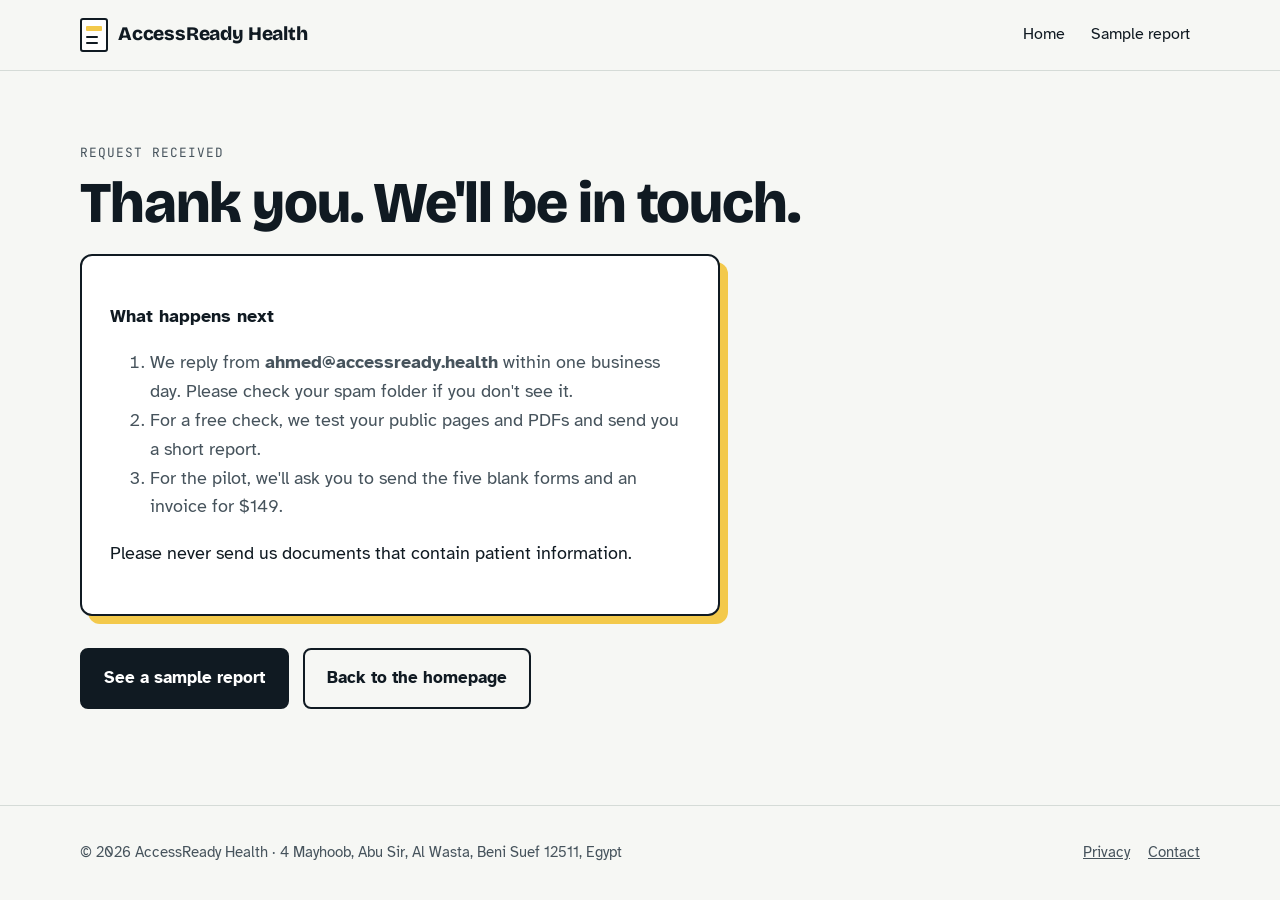
<file: thanks.html>
<!doctype html>
<html lang="en">
<head>
<meta charset="utf-8">
<meta name="viewport" content="width=device-width, initial-scale=1">
<title>Request received — AccessReady Health</title>
<meta name="robots" content="noindex">
<link rel="icon" href="favicon.svg" type="image/svg+xml">
<link rel="preconnect" href="https://fonts.googleapis.com">
<link rel="preconnect" href="https://fonts.gstatic.com" crossorigin>
<link rel="stylesheet" href="https://fonts.googleapis.com/css2?family=Atkinson+Hyperlegible:ital,wght@0,400;0,700;1,400&family=Bricolage+Grotesque:opsz,wght@12..96,500;12..96,700;12..96,800&family=JetBrains+Mono:wght@400;600&display=swap">
<link rel="stylesheet" href="styles.css">
</head>
<body>
<a class="skip" href="#main">Skip to main content</a>
<header class="top">
  <div class="wrap">
    <a class="brand" href="index.html"><span class="brand-mark" aria-hidden="true"></span>AccessReady Health</a>
    <nav class="top-nav" aria-label="Main"><ul><li><a href="index.html">Home</a></li><li><a href="sample-report.html">Sample report</a></li></ul></nav>
  </div>
</header>
<main id="main" class="page">
  <div class="wrap">
    <p class="eyebrow">Request received</p>
    <h1>Thank you. We'll be in touch.</h1>
    <div class="card">
      <p><strong>What happens next</strong></p>
      <ol>
        <li>We reply from <strong>ahmed@accessready.health</strong> within one business day. Please check your spam folder if you don't see it.</li>
        <li>For a free check, we test your public pages and PDFs and send you a short report.</li>
        <li>For the pilot, we'll ask you to send the five blank forms and an invoice for $149.</li>
      </ol>
      <p>Please never send us documents that contain patient information.</p>
    </div>
    <div class="cta-row" style="margin-top:32px">
      <a class="btn btn-primary" href="sample-report.html">See a sample report</a>
      <a class="btn btn-ghost" href="index.html">Back to the homepage</a>
    </div>
  </div>
</main>
<footer class="site">
  <div class="wrap">
    <span>© 2026 AccessReady Health · 4 Mayhoob, Abu Sir, Al Wasta, Beni Suef 12511, Egypt</span>
    <nav aria-label="Footer"><a href="privacy.html">Privacy</a><a href="index.html#start">Contact</a></nav>
  </div>
</footer>
</body>
</html>
</file>
<file: styles.css>
/* Concept: a proofreader's desk. Patient forms are marked up the way an editor marks copy —
   highlighter for fields, mono tags for structure — and the site shows what a screen reader says. */
:root {
  --paper: #f6f7f4;
  --sheet: #ffffff;
  --ink: #101a22;
  --ink-soft: #46535c;
  --rule: #d5dbd7;
  --mark: #f3c94b;      /* highlighter */
  --mark-soft: #fbedb9;
  --pen: #9a3412;       /* editor's red pen, used for "before" */
  --go: #0f6b5e;        /* remediated */
  --go-soft: #dcefe9;
  --night: #0d171e;
  --display: "Bricolage Grotesque", "Segoe UI", system-ui, sans-serif;
  --body: "Atkinson Hyperlegible", "Segoe UI", system-ui, sans-serif;
  --mono: "JetBrains Mono", ui-monospace, Consolas, monospace;
}
* { box-sizing: border-box; }
html { scroll-behavior: smooth; }
@media (prefers-reduced-motion: reduce) { html { scroll-behavior: auto; } *, *::before, *::after { animation: none !important; transition: none !important; } }
body { margin: 0; background: var(--paper); color: var(--ink); font-family: var(--body); font-size: 1.125rem; line-height: 1.6; }
a { color: inherit; }
:focus-visible { outline: 3px solid var(--ink); outline-offset: 3px; border-radius: 4px; }
.wrap { max-width: 1160px; margin: 0 auto; padding-left: max(20px, env(safe-area-inset-left)); padding-right: max(20px, env(safe-area-inset-right)); }
.skip { position: absolute; left: 12px; top: -60px; background: var(--ink); color: #fff; padding: 10px 16px; border-radius: 6px; z-index: 30; text-decoration: none; }
.skip:focus { top: 12px; }
h1, h2, h3 { font-family: var(--display); line-height: 1.05; letter-spacing: -0.02em; text-wrap: balance; margin: 0; }
.eyebrow { font-family: var(--mono); font-size: .8rem; letter-spacing: .08em; text-transform: uppercase; color: var(--ink-soft); margin: 0; }
[id] { scroll-margin-top: 88px; }

/* header */
header.top { position: sticky; top: 0; z-index: 20; border-bottom: 1px solid var(--rule); background: rgba(246, 247, 244, .94); backdrop-filter: saturate(1.2) blur(6px); }
header.top .wrap { display: flex; align-items: center; justify-content: space-between; gap: 16px; padding-block: 14px; flex-wrap: wrap; }
.brand { display: flex; align-items: center; gap: 10px; text-decoration: none; font-family: var(--display); font-weight: 800; font-size: 1.2rem; letter-spacing: -0.01em; }
.brand-mark { width: 28px; height: 34px; border: 2.5px solid var(--ink); border-radius: 3px; position: relative; background: var(--sheet); flex: none; }
.brand-mark::before, .brand-mark::after { content: ""; position: absolute; left: 4px; right: 4px; height: 5px; border-radius: 1px; }
.brand-mark::before { top: 6px; background: var(--mark); }
.brand-mark::after { top: 16px; background: var(--ink); height: 2.5px; box-shadow: 0 6px 0 var(--ink); right: 8px; }
nav.top-nav ul { display: flex; gap: 6px; list-style: none; margin: 0; padding: 0; flex-wrap: wrap; align-items: center; }
nav.top-nav a { text-decoration: none; font-size: 1rem; padding: 8px 10px; border-radius: 6px; display: inline-block; }
nav.top-nav a:hover { background: var(--sheet); }
nav.top-nav a[aria-current="true"] { box-shadow: inset 0 -3px 0 var(--mark); }
nav.top-nav a.nav-cta { background: var(--ink); color: #fff; padding: 8px 14px; }
nav.top-nav a.nav-cta:hover { background: #22323d; }

/* buttons */
.cta-row { display: flex; gap: 14px; flex-wrap: wrap; align-items: center; }
.btn { display: inline-flex; align-items: center; justify-content: center; gap: 10px; padding: 15px 22px; border-radius: 8px; font: inherit; font-weight: 700; text-decoration: none; font-size: 1.05rem; border: 2px solid var(--ink); cursor: pointer; }
.btn-primary { background: var(--ink); color: #fff; }
.btn-primary:hover { background: #22323d; }
.btn-ghost { background: transparent; color: var(--ink); }
.btn-ghost:hover { background: var(--sheet); }
.text-link { font-weight: 700; text-underline-offset: 4px; }
.small-note { font-size: .95rem; color: var(--ink-soft); margin: 14px 0 0; }

/* hero */
.hero { padding-block: 64px 48px; }
.hero .wrap { display: grid; grid-template-columns: 1.05fr 1fr; gap: 56px; align-items: center; }
.hero h1 { font-size: clamp(2.6rem, 6vw, 4.6rem); font-weight: 800; margin-top: 10px; }
.hero h1 .hl { background: linear-gradient(transparent 58%, var(--mark) 58%, var(--mark) 92%, transparent 92%); padding: 0 .08em; }
.lede { font-size: 1.25rem; color: var(--ink-soft); max-width: 34ch; margin: 22px 0 30px; }
.lede strong { color: var(--ink); }

/* the form demo */
.sheet { background: var(--sheet); border: 1px solid var(--rule); border-radius: 6px; box-shadow: 0 1px 0 var(--rule), 0 24px 48px -28px rgba(16,26,34,.35); padding: 26px 26px 22px; transform: rotate(-1.2deg); }
.sheet-head { display: flex; justify-content: space-between; align-items: baseline; border-bottom: 2px solid var(--ink); padding-bottom: 10px; margin-bottom: 18px; gap: 10px; }
.sheet-head b { font-family: var(--display); font-size: 1.15rem; }
.sheet-head span { font-family: var(--mono); font-size: .72rem; color: var(--ink-soft); }
.field { position: relative; margin-bottom: 16px; }
.field .label { font-size: .9rem; color: var(--ink-soft); }
.field .line { height: 30px; border-bottom: 1.5px solid #9aa6ad; transition: background .3s; }
.field .box { display: inline-block; width: 18px; height: 18px; border: 1.5px solid #9aa6ad; vertical-align: -3px; margin-right: 8px; }
.tag { position: absolute; right: 0; top: -2px; font-family: var(--mono); font-size: .7rem; padding: 2px 7px; border-radius: 3px; white-space: nowrap; }
.demo[data-state="before"] .tag { background: #fde7dc; color: var(--pen); }
.demo[data-state="after"] .tag { background: var(--go-soft); color: var(--go); }
.demo[data-state="after"] .field .line, .demo[data-state="after"] .field .box { border-color: var(--go); }
.field.focus .line, .field.focus .box { background: var(--mark-soft); }
.toggle { display: inline-flex; border: 2px solid var(--ink); border-radius: 999px; padding: 3px; background: var(--sheet); margin-bottom: 16px; }
.toggle button { font: inherit; font-size: .95rem; font-weight: 700; border: 0; background: transparent; color: var(--ink); padding: 7px 16px; border-radius: 999px; cursor: pointer; }
.toggle button[aria-pressed="true"] { background: var(--ink); color: #fff; }
.voice { margin-top: 18px; background: var(--night); color: #e8eef0; border-radius: 10px; padding: 16px 18px; font-family: var(--mono); font-size: .86rem; line-height: 1.55; }
.voice .who { color: #9fb3bb; font-size: .72rem; letter-spacing: .08em; text-transform: uppercase; display: flex; align-items: center; gap: 8px; margin-bottom: 8px; }
.wave { display: inline-flex; gap: 2px; align-items: center; height: 12px; }
.wave i { width: 2px; background: var(--mark); height: 4px; border-radius: 1px; animation: talk 1s ease-in-out infinite; }
.wave i:nth-child(2) { animation-delay: .15s } .wave i:nth-child(3) { animation-delay: .3s } .wave i:nth-child(4) { animation-delay: .45s }
@keyframes talk { 50% { height: 12px; } }
.voice ol { margin: 0; padding-left: 20px; }
.voice li { margin-bottom: 3px; }
.voice li.now { color: var(--mark); }
.demo[data-state="before"] .verdict { color: #ffb08a; }
.demo[data-state="after"] .verdict { color: #8ee0c8; }
.verdict { margin: 10px 0 0; font-family: var(--body); font-size: .95rem; }

/* countdown band */
.band { background: var(--ink); color: #fff; }
.band .wrap { display: flex; align-items: center; justify-content: space-between; gap: 24px; padding-block: 26px; flex-wrap: wrap; }
.days { font-family: var(--display); font-weight: 800; font-size: clamp(2.4rem, 5vw, 3.4rem); color: var(--mark); line-height: 1; font-variant-numeric: tabular-nums; }
.band p { margin: 0; max-width: 60ch; color: #d6dde1; }
.band p strong { color: #fff; }

section.block { padding-block: 84px; }
section.block.tight { padding-top: 0; }
section.block h2 { font-size: clamp(2rem, 4vw, 3rem); font-weight: 800; margin: 10px 0 18px; }
.intro { color: var(--ink-soft); max-width: 60ch; margin: 0; }

/* steps */
.steps { display: grid; grid-template-columns: repeat(3, 1fr); margin-top: 44px; border-top: 2px solid var(--ink); }
.step { padding: 26px 26px 10px 0; border-right: 1px solid var(--rule); }
.step + .step { padding-left: 26px; }
.step:last-child { border-right: 0; }
.step .n { font-family: var(--mono); font-size: .8rem; color: var(--ink-soft); margin: 0; }
.step h3 { font-size: 1.5rem; margin: 10px 0 10px; }
.step p { color: var(--ink-soft); margin: 0 0 12px; }
.step .price { font-family: var(--mono); font-weight: 600; font-size: .9rem; background: var(--mark-soft); padding: 2px 8px; border-radius: 3px; }

/* pricing */
.plans { display: grid; grid-template-columns: repeat(3, 1fr); gap: 18px; margin-top: 40px; }
.plan { background: var(--sheet); border: 1px solid var(--rule); border-radius: 10px; padding: 28px; display: flex; flex-direction: column; min-width: 0; }
.plan.featured { border: 2px solid var(--ink); box-shadow: 8px 8px 0 var(--mark); }
.plan h3 { font-size: 1.35rem; }
.plan .amount { font-family: var(--display); font-weight: 800; font-size: 2.6rem; margin: 14px 0 2px; }
.plan .amount small { font-family: var(--body); font-weight: 400; font-size: 1rem; color: var(--ink-soft); }
.plan .for { color: var(--ink-soft); font-size: 1rem; margin: 0 0 18px; }
.plan ul { list-style: none; padding: 0; margin: 0 0 22px; flex: 1; }
.plan li { padding: 9px 0 9px 28px; border-top: 1px dashed var(--rule); position: relative; font-size: 1rem; }
.plan li::before { content: ""; position: absolute; left: 2px; top: 15px; width: 14px; height: 8px; border-left: 2.5px solid var(--go); border-bottom: 2.5px solid var(--go); transform: rotate(-45deg); }

/* never */
.never { display: grid; grid-template-columns: repeat(3, 1fr); gap: 18px; margin-top: 36px; }
.never div { border-left: 4px solid var(--pen); padding: 4px 0 4px 18px; }
.never h3 { font-size: 1.2rem; margin-bottom: 6px; }
.never p { color: var(--ink-soft); margin: 0; font-size: 1rem; }

/* faq */
.faq { margin-top: 30px; border-top: 2px solid var(--ink); }
.faq details { border-bottom: 1px solid var(--rule); }
.faq summary { cursor: pointer; padding: 20px 40px 20px 0; font-family: var(--display); font-weight: 700; font-size: 1.2rem; list-style: none; position: relative; }
.faq summary::-webkit-details-marker { display: none; }
.faq summary::after { content: "+"; position: absolute; right: 4px; top: 16px; font-size: 1.6rem; font-weight: 500; }
.faq details[open] summary::after { content: "–"; }
.faq details p { margin: 0 0 22px; color: var(--ink-soft); max-width: 70ch; }

/* contact + form */
.contact { background: var(--mark); }
.contact .wrap { padding-block: 80px; display: grid; grid-template-columns: .9fr 1.1fr; gap: 48px; align-items: start; }
.contact h2 { font-size: clamp(2.2rem, 5vw, 3.6rem); font-weight: 800; margin-top: 10px; }
.contact .eyebrow { color: var(--ink); }
.contact p { max-width: 42ch; }
.direct { margin-top: 28px; border-top: 2px solid var(--ink); padding-top: 16px; }
.direct .addr { font-family: var(--mono); font-size: 1.05rem; font-weight: 600; overflow-wrap: anywhere; display: inline-block; margin: 4px 10px 0 0; user-select: all; }
.copy { font: inherit; font-size: .95rem; font-weight: 700; border: 2px solid var(--ink); background: var(--sheet); color: var(--ink); border-radius: 6px; padding: 6px 12px; cursor: pointer; }
form.request { background: var(--sheet); border: 2px solid var(--ink); border-radius: 12px; padding: 28px; display: grid; grid-template-columns: 1fr 1fr; gap: 18px; min-width: 0; }
.f { display: flex; flex-direction: column; gap: 6px; min-width: 0; }
.f.full { grid-column: 1 / -1; }
.f label { font-weight: 700; font-size: 1rem; }
.f label .opt { font-weight: 400; color: var(--ink-soft); }
.f input, .f select, .f textarea { font: inherit; font-size: 1rem; color: var(--ink); background: var(--paper); border: 1.5px solid #8a969e; border-radius: 6px; padding: 12px 12px; width: 100%; }
.f textarea { min-height: 110px; resize: vertical; }
.f input:focus, .f select:focus, .f textarea:focus { outline: 3px solid var(--mark); outline-offset: 0; border-color: var(--ink); background: var(--sheet); }
.f .hint { font-size: .9rem; color: var(--ink-soft); }
.hp { position: absolute; left: -9999px; width: 1px; height: 1px; overflow: hidden; }
.form-foot { grid-column: 1 / -1; display: flex; align-items: center; gap: 16px; flex-wrap: wrap; }
.form-foot p { margin: 0; font-size: .9rem; color: var(--ink-soft); max-width: 40ch; }
.status { grid-column: 1 / -1; margin: 0; font-weight: 700; }
.status.err { color: var(--pen); }
button[disabled] { opacity: .6; cursor: progress; }

/* simple pages */
.page { padding-block: 72px 96px; }
.page h1 { font-size: clamp(2.4rem, 5vw, 3.6rem); font-weight: 800; margin: 10px 0 20px; }
.page h2 { font-size: 1.5rem; margin: 36px 0 10px; }
.page p, .page li { max-width: 68ch; color: var(--ink-soft); }
.page .card { background: var(--sheet); border: 2px solid var(--ink); border-radius: 12px; padding: 28px; max-width: 640px; box-shadow: 8px 8px 0 var(--mark); }
.page .card p { color: var(--ink); }

footer.site { padding-block: 34px; font-size: .95rem; color: var(--ink-soft); border-top: 1px solid var(--rule); }
footer.site .wrap { display: flex; justify-content: space-between; gap: 20px; flex-wrap: wrap; }
footer.site nav { display: flex; gap: 18px; flex-wrap: wrap; }

@media (max-width: 900px) {
  .hero .wrap, .contact .wrap { grid-template-columns: 1fr; }
  .steps, .plans, .never { grid-template-columns: 1fr; }
  .step, .step + .step { padding: 22px 0 8px; border-right: 0; border-bottom: 1px solid var(--rule); }
  .sheet { transform: none; }
  form.request { grid-template-columns: 1fr; padding: 20px; }
  nav.top-nav a { padding: 6px 8px; }
}
</file>
